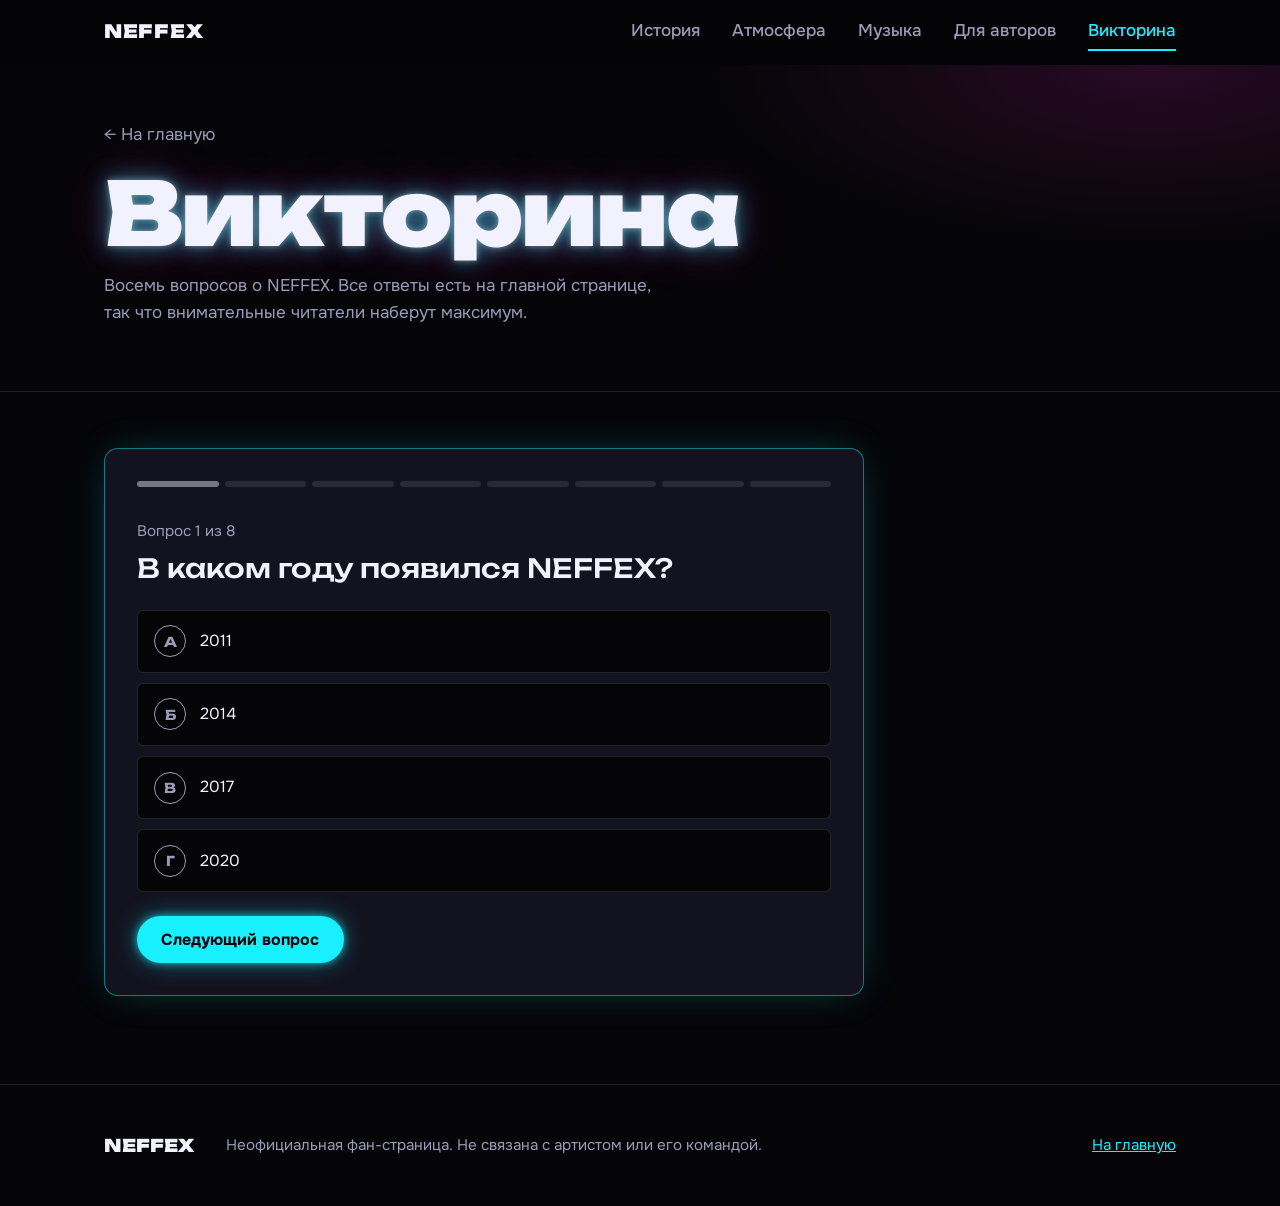
<file: quiz.html>
<!DOCTYPE html>
<html lang="ru">
<head>
  <meta charset="UTF-8">
  <meta name="viewport" content="width=device-width, initial-scale=1, viewport-fit=cover">
  <title>Викторина — NEFFEX, фан-страница</title>
  <meta name="theme-color" content="#050508">
  <meta name="description" content="Викторина о NEFFEX: проверьте, насколько хорошо вы знаете историю проекта.">
  <link rel="preconnect" href="https://fonts.googleapis.com">
  <link rel="preconnect" href="https://fonts.gstatic.com" crossorigin>
  <link href="https://fonts.googleapis.com/css2?family=Onest:wght@400;500;700&family=Unbounded:wght@500;800;900&display=swap" rel="stylesheet">
  <link rel="stylesheet" href="style.css">
  <script src="script.js" defer></script>
  <script src="quiz.js" defer></script>
</head>
<body>

  <a class="skip-link" href="#main">Перейти к содержимому</a>

  <header class="site-header" id="siteHeader">
    <div class="site-header__inner">
      <a class="brand" href="index.html">NEFFEX</a>

      <button class="menu-toggle" id="menuToggle" aria-expanded="false" aria-controls="siteNav">
        <span class="menu-toggle__bar"></span>
        <span class="menu-toggle__bar"></span>
        <span class="visually-hidden">Открыть меню</span>
      </button>

      <nav class="site-nav" id="siteNav" aria-label="Основная навигация">
        <a href="index.html#story" class="site-nav__link">История</a>
        <a href="index.html#gallery" class="site-nav__link">Атмосфера</a>
        <a href="index.html#music" class="site-nav__link">Музыка</a>
        <a href="index.html#creators" class="site-nav__link">Для авторов</a>
        <a href="quiz.html" class="site-nav__link is-active" aria-current="page">Викторина</a>
      </nav>
    </div>
  </header>

  <main id="main">

    <section class="quiz-hero">
      <div class="container">
        <a class="back-link" href="index.html">← На главную</a>
        <h1 class="quiz-hero__title">Викторина</h1>
        <p class="quiz-hero__lead">
          Восемь вопросов о NEFFEX. Все ответы есть на главной странице, так что
          внимательные читатели наберут максимум.
        </p>
        <p class="quiz-hero__best" id="bestScore" hidden></p>
      </div>
    </section>

    <section class="section quiz-section">
      <div class="container">
        <div class="quiz" id="quiz">

          <!-- Прогресс: по сегменту на вопрос -->
          <div class="quiz__progress" id="quizProgress" aria-hidden="true"></div>

          <!-- Экран вопроса -->
          <div class="quiz__screen" id="quizQuestion">
            <p class="quiz__step" id="quizStep"></p>
            <h2 class="quiz__question" id="quizText" tabindex="-1"></h2>
            <div class="quiz__options" id="quizOptions" role="group" aria-labelledby="quizText"></div>
            <p class="quiz__feedback" id="quizFeedback" aria-live="polite" hidden></p>
            <button class="btn btn--neon quiz__next" id="quizNext" type="button" hidden>Следующий вопрос</button>
          </div>

          <!-- Экран результата -->
          <div class="quiz__screen" id="quizResult" hidden>
            <p class="quiz__step">Результат</p>
            <p class="quiz__score"><span id="resultScore">0</span><span class="quiz__score-total">/8</span></p>
            <h2 class="quiz__result-title" id="resultTitle" tabindex="-1"></h2>
            <p class="quiz__result-text" id="resultText"></p>
            <div class="quiz__result-actions">
              <button class="btn btn--neon" id="quizRestart" type="button">Пройти ещё раз</button>
              <a class="btn btn--outline" href="index.html#story">Перечитать историю</a>
            </div>
          </div>

        </div>
      </div>
    </section>

  </main>

  <footer class="site-footer">
    <div class="container site-footer__inner">
      <p class="site-footer__brand">NEFFEX</p>
      <p>Неофициальная фан-страница. Не связана с артистом или его командой.</p>
      <a class="site-footer__top" href="index.html">На главную</a>
    </div>
  </footer>

  <div class="toast" id="toast" role="status" aria-live="polite"></div>

</body>
</html>
</file>
<file: style.css>
/* ===== Токены ===== */
:root {
  --bg: #050508;
  --bg-2: #0c0c15;
  --surface: #13131f;
  --text: #f2f2ff;
  --muted: #9c9cba;
  --line: rgba(242, 242, 255, .12);
  --cyan: #19f0ff;
  --pink: #ff2bd6;
  --glow-cyan: 0 0 8px rgba(25, 240, 255, .7), 0 0 24px rgba(25, 240, 255, .35);
  --glow-pink: 0 0 8px rgba(255, 43, 214, .8), 0 0 26px rgba(255, 43, 214, .4);

  --font-display: "Unbounded", "Arial Black", system-ui, sans-serif;
  --font-body: "Onest", "Segoe UI", system-ui, -apple-system, sans-serif;

  --container: 1120px;
  --radius-s: 6px;
  --radius-m: 14px;
  --header-h: 64px;

  color-scheme: dark;
  box-sizing: border-box;
  padding-top: env(safe-area-inset-top, 0px);
  padding-bottom: env(safe-area-inset-bottom, 0px);
}

*, *::before, *::after { box-sizing: inherit; }

html {
  background: var(--bg);
  scroll-behavior: smooth;
  scroll-padding-top: calc(var(--header-h) + env(safe-area-inset-top, 0px));
}

body {
  margin: 0;
  background: var(--bg);
  color: var(--text);
  font-family: var(--font-body);
  font-size: 1.0625rem;
  line-height: 1.6;
  -webkit-font-smoothing: antialiased;
}

img { max-width: 100%; display: block; }
h1, h2, h3 { margin: 0; line-height: 1.1; }
p { margin: 0 0 1em; }
::selection { background: var(--pink); color: var(--bg); }

:focus-visible {
  outline: 2px solid var(--cyan);
  outline-offset: 3px;
}

.visually-hidden {
  position: absolute !important;
  width: 1px; height: 1px;
  overflow: hidden;
  clip: rect(0 0 0 0);
  white-space: nowrap;
}

.skip-link {
  position: absolute;
  left: 1rem; top: -100px;
  background: var(--cyan); color: var(--bg);
  padding: .6rem 1rem; border-radius: var(--radius-s);
  z-index: 100;
}
.skip-link:focus { top: 1rem; }

.container {
  width: 100%;
  max-width: var(--container);
  margin: 0 auto;
  padding: 0 1.5rem;
}

/* ===== Кнопки ===== */
.btn {
  display: inline-flex;
  align-items: center;
  justify-content: center;
  gap: .5rem;
  padding: .85rem 1.4rem;
  border-radius: 999px;
  border: 2px solid transparent;
  font: 700 1rem/1 var(--font-body);
  text-decoration: none;
  cursor: pointer;
  transition: transform .15s ease, background-color .15s ease, color .15s ease, box-shadow .2s ease;
}
.btn:active { transform: scale(.97); }

.btn--neon { background: var(--cyan); color: var(--bg); box-shadow: var(--glow-cyan); }
.btn--neon:hover { background: var(--pink); color: var(--bg); box-shadow: var(--glow-pink); }

.btn--outline { border-color: var(--pink); color: var(--text); }
.btn--outline:hover { box-shadow: var(--glow-pink); }

.btn--block { width: 100%; }

/* ===== Шапка ===== */
.site-header {
  position: sticky;
  top: 0;
  z-index: 50;
  background: rgba(5, 5, 8, .82);
  backdrop-filter: blur(10px);
  -webkit-backdrop-filter: blur(10px);
  border-bottom: 1px solid transparent;
  transition: border-color .2s ease;
}
.site-header.is-scrolled { border-bottom-color: var(--line); }

.site-header__inner {
  max-width: var(--container);
  margin: 0 auto;
  padding: 0 1.5rem;
  height: var(--header-h);
  display: flex;
  align-items: center;
  justify-content: space-between;
}

.brand {
  font: 900 1.15rem/1 var(--font-display);
  letter-spacing: .04em;
  color: var(--text);
  text-decoration: none;
}

.site-nav { display: flex; gap: 2rem; }
.site-nav__link {
  color: var(--muted);
  text-decoration: none;
  font-weight: 500;
  padding: .3rem 0;
  border-bottom: 2px solid transparent;
  transition: color .15s ease, border-color .15s ease;
}
.site-nav__link:hover { color: var(--text); }
.site-nav__link.is-active { color: var(--cyan); border-color: var(--cyan); }

.menu-toggle {
  display: none;
  background: none;
  border: 0;
  width: 44px; height: 44px;
  padding: 10px;
  cursor: pointer;
  flex-direction: column;
  justify-content: center;
  gap: 7px;
}
.menu-toggle__bar {
  display: block;
  height: 2px;
  background: var(--text);
  border-radius: 2px;
  transition: transform .2s ease;
}
.menu-toggle[aria-expanded="true"] .menu-toggle__bar:first-child { transform: translateY(4.5px) rotate(45deg); }
.menu-toggle[aria-expanded="true"] .menu-toggle__bar:nth-child(2) { transform: translateY(-4.5px) rotate(-45deg); }

/* ===== Первый экран ===== */
.hero {
  position: relative;
  overflow: hidden;
  background:
    radial-gradient(60% 70% at 85% 40%, rgba(255, 43, 214, .14), transparent 70%),
    radial-gradient(50% 60% at 10% 90%, rgba(25, 240, 255, .10), transparent 70%),
    var(--bg);
}

.hero__inner {
  max-width: var(--container);
  margin: 0 auto;
  padding: 4.5rem 1.5rem 5.5rem;
  display: grid;
  grid-template-columns: 1.15fr 1fr;
  gap: 3rem;
  align-items: center;
}

.hero__title {
  font-family: var(--font-display);
  font-weight: 900;
  font-size: clamp(3.5rem, 11vw, 8.5rem);
  letter-spacing: -.02em;
  line-height: .9;
  margin-bottom: 1.5rem;
  color: var(--text);
  text-shadow:
    0 0 6px rgba(255, 255, 255, .5),
    0 0 22px rgba(25, 240, 255, .55),
    0 0 60px rgba(255, 43, 214, .35);
  animation: flicker 2.4s ease-out 1 both;
}

@keyframes flicker {
  0%   { opacity: 0; }
  8%   { opacity: .9; }
  10%  { opacity: .2; }
  16%  { opacity: 1; }
  19%  { opacity: .4; }
  24%, 100% { opacity: 1; }
}

.hero__lead {
  font-size: clamp(1.1rem, 2vw, 1.3rem);
  max-width: 34ch;
  color: var(--muted);
  margin-bottom: 2rem;
}

.hero__actions { display: flex; flex-wrap: wrap; gap: .75rem; }

/* Сетка 100 недель */
.weeks { margin: 0; }

.weeks__grid {
  display: grid;
  grid-template-columns: repeat(10, 1fr);
  gap: 6px;
  aspect-ratio: 1;
  max-width: 440px;
  margin-left: auto;
}

.weeks__cell {
  border-radius: 3px;
  background: rgba(242, 242, 255, .07);
  transition: background-color .3s ease, box-shadow .3s ease, transform .25s ease;
}
.weeks__cell.is-on { background: var(--cyan); box-shadow: 0 0 6px rgba(25, 240, 255, .55); }
.weeks__cell.is-latest { background: var(--pink); box-shadow: var(--glow-pink); transform: scale(1.15); }

.weeks__caption {
  max-width: 440px;
  margin: 1.25rem 0 0 auto;
  display: flex;
  align-items: baseline;
  flex-wrap: wrap;
  gap: .5rem 1rem;
}
.weeks__count {
  font: 800 2rem/1 var(--font-display);
  font-variant-numeric: tabular-nums;
  color: var(--cyan);
  text-shadow: var(--glow-cyan);
}
.weeks__label { color: var(--muted); }
.weeks__replay {
  margin-left: auto;
  background: none;
  border: 0;
  color: var(--text);
  font: 500 .95rem var(--font-body);
  text-decoration: underline;
  text-decoration-color: var(--pink);
  text-underline-offset: 3px;
  cursor: pointer;
  padding: .25rem;
}

/* ===== Секции ===== */
.section { padding: 5.5rem 0; border-top: 1px solid var(--line); }
.section--tinted { background: var(--bg-2); }

.section__title {
  font-family: var(--font-display);
  font-weight: 800;
  font-size: clamp(1.8rem, 4vw, 2.75rem);
  letter-spacing: -.01em;
  margin-bottom: 1rem;
  max-width: 20ch;
}

.section__intro {
  color: var(--muted);
  max-width: 60ch;
  margin-bottom: 3rem;
}

/* ===== Таймлайн ===== */
.timeline {
  list-style: none;
  margin: 0;
  padding: 0;
  border-left: 2px solid var(--cyan);
  box-shadow: -4px 0 14px -6px rgba(25, 240, 255, .6);
}

.timeline__item {
  display: grid;
  grid-template-columns: 7.5rem 1fr;
  gap: 1.5rem;
  padding: 0 0 2.5rem 2rem;
  position: relative;
}
.timeline__item:last-child { padding-bottom: 0; }

.timeline__item::before {
  content: "";
  position: absolute;
  left: -8px; top: .55rem;
  width: 14px; height: 14px;
  border-radius: 50%;
  background: var(--bg);
  border: 2px solid var(--pink);
  box-shadow: var(--glow-pink);
}

.timeline__year {
  font: 800 1.6rem/1.2 var(--font-display);
  color: var(--cyan);
}

.timeline__body h3 {
  font-size: 1.2rem;
  font-weight: 700;
  margin-bottom: .4rem;
}
.timeline__body p { color: var(--muted); max-width: 58ch; margin: 0; }

/* ===== Треки ===== */
.music-controls {
  display: flex;
  flex-wrap: wrap;
  gap: .75rem;
  margin-bottom: 1.5rem;
}

.search { flex: 1 1 260px; max-width: 420px; }
.search input,
.field input,
.field select,
.field textarea {
  width: 100%;
  font: 400 1rem var(--font-body);
  color: var(--text);
  background: var(--surface);
  border: 1.5px solid var(--line);
  border-radius: var(--radius-s);
  padding: .8rem 1rem;
  transition: border-color .15s ease, box-shadow .15s ease;
}
.search input::placeholder,
.field input::placeholder { color: #6c6c88; }
.search input:focus,
.field input:focus,
.field select:focus,
.field textarea:focus { outline: none; border-color: var(--cyan); box-shadow: 0 0 0 3px rgba(25, 240, 255, .18); }

.chip {
  display: inline-flex;
  align-items: center;
  gap: .5rem;
  padding: .7rem 1.1rem;
  border-radius: 999px;
  border: 1.5px solid var(--line);
  background: transparent;
  color: var(--text);
  font: 500 .95rem var(--font-body);
  cursor: pointer;
  transition: border-color .15s ease, box-shadow .2s ease;
}
.chip:hover { border-color: var(--pink); }
.chip[aria-pressed="true"] { border-color: var(--pink); box-shadow: var(--glow-pink); }
.chip__count {
  min-width: 1.6em;
  padding: .1em .4em;
  border-radius: 999px;
  background: var(--pink);
  color: var(--bg);
  font-size: .8rem;
  font-weight: 700;
  text-align: center;
}

.tracks {
  list-style: none;
  margin: 0;
  padding: 0;
  border-top: 1px solid var(--cyan);
}

.track {
  display: grid;
  grid-template-columns: auto 1fr auto;
  align-items: center;
  gap: 1rem;
  padding: 1rem .25rem;
  border-bottom: 1px solid var(--line);
  transition: background-color .15s ease;
}
.track:hover { background: rgba(242, 242, 255, .03); }

.track__fav {
  width: 44px; height: 44px;
  display: grid;
  place-items: center;
  border: 0;
  border-radius: 50%;
  background: transparent;
  color: var(--muted);
  cursor: pointer;
  transition: color .15s ease, transform .15s ease, filter .2s ease;
}
.track__fav:hover { color: var(--pink); }
.track__fav svg { width: 22px; height: 22px; }
.track__fav[aria-pressed="true"] { color: var(--pink); filter: drop-shadow(0 0 6px rgba(255, 43, 214, .8)); }
.track__fav[aria-pressed="true"] svg path { fill: currentColor; }
.track__fav.is-popping { transform: scale(1.25); }

.track__title {
  font-family: var(--font-display);
  font-weight: 500;
  font-size: clamp(1.05rem, 2.2vw, 1.35rem);
}

.track__links { display: flex; gap: .5rem; }
.track__link {
  font-size: .9rem;
  font-weight: 500;
  color: var(--cyan);
  text-decoration: none;
  padding: .45rem .8rem;
  border-radius: 999px;
  border: 1.5px solid currentColor;
  white-space: nowrap;
  transition: background-color .15s ease, color .15s ease, box-shadow .2s ease;
}
.track__link:hover { background: var(--cyan); color: var(--bg); box-shadow: var(--glow-cyan); }

.tracks__empty {
  padding: 2rem 0;
  color: var(--muted);
}

/* ===== Для авторов ===== */
.creators {
  display: grid;
  grid-template-columns: 1fr 1fr;
  gap: 4rem;
  align-items: start;
}
.creators__text p { max-width: 52ch; }
.note {
  padding-left: 1rem;
  border-left: 2px solid var(--pink);
  color: var(--muted);
  font-size: .95rem;
}

.credit {
  background: var(--surface);
  border-radius: var(--radius-m);
  padding: 2rem;
  display: grid;
  gap: 1.1rem;
  border: 1px solid rgba(25, 240, 255, .45);
  box-shadow: 0 0 40px -12px rgba(25, 240, 255, .35);
}
.credit__title { font-size: 1.15rem; font-weight: 700; }

.field { display: grid; gap: .35rem; }
.field__label { font-size: .9rem; font-weight: 500; color: var(--muted); }
.field input,
.field select,
.field textarea { background: var(--bg); }
.field textarea { resize: vertical; min-height: 6rem; line-height: 1.5; }
.field__error { color: var(--pink); font-size: .9rem; margin: 0; }

/* ===== Подвал ===== */
.site-footer {
  background: var(--bg);
  border-top: 1px solid var(--line);
  color: var(--muted);
  padding: 3rem 0;
  font-size: .95rem;
}
.site-footer__inner {
  display: flex;
  flex-wrap: wrap;
  align-items: center;
  gap: 1rem 2rem;
}
.site-footer__inner p { margin: 0; }
.site-footer__brand {
  font: 900 1.1rem var(--font-display);
  color: var(--text);
}
.site-footer__top { margin-left: auto; color: var(--cyan); }

/* ===== Уведомление ===== */
.toast {
  position: fixed;
  left: 50%;
  bottom: calc(1.5rem + env(safe-area-inset-bottom, 0px));
  transform: translate(-50%, 150%);
  background: var(--surface);
  color: var(--text);
  border: 1px solid var(--pink);
  box-shadow: var(--glow-pink);
  padding: .8rem 1.3rem;
  border-radius: 999px;
  font-weight: 500;
  z-index: 100;
  opacity: 0;
  transition: transform .25s ease, opacity .25s ease;
  pointer-events: none;
}
.toast.is-visible { transform: translate(-50%, 0); opacity: 1; }

/* ===== Галерея ===== */
.gallery {
  display: grid;
  grid-template-columns: 2fr 1fr;
  grid-template-rows: 1fr 1fr;
  gap: 1rem;
}

.gallery__item {
  position: relative;
  padding: 0;
  border: 1px solid var(--line);
  border-radius: var(--radius-m);
  overflow: hidden;
  background: var(--bg);
  cursor: zoom-in;
  aspect-ratio: 4 / 3;
  transition: border-color .2s ease, box-shadow .2s ease;
}
.gallery__item--wide { grid-row: span 2; aspect-ratio: auto; }
.gallery__item:hover { border-color: var(--cyan); box-shadow: 0 0 30px -10px rgba(25, 240, 255, .6); }

.gallery__item img {
  width: 100%;
  height: 100%;
  object-fit: cover;
}

.gallery__caption {
  position: absolute;
  left: 1rem;
  bottom: 1rem;
  padding: .35rem .8rem;
  border-radius: 999px;
  background: rgba(5, 5, 8, .75);
  color: var(--text);
  font: 500 .9rem var(--font-body);
}

/* Просмотр крупно */
.lightbox {
  width: min(900px, 92vw);
  max-height: 92vh;
  padding: 0;
  border: 1px solid var(--cyan);
  border-radius: var(--radius-m);
  background: var(--bg);
  color: var(--text);
  box-shadow: 0 0 60px -10px rgba(25, 240, 255, .5);
  overflow: hidden;
}
.lightbox::backdrop { background: rgba(0, 0, 0, .8); }
.lightbox__img { width: 100%; height: auto; max-height: 75vh; object-fit: contain; }
.lightbox__caption { margin: 0; padding: 1rem 1.25rem 1.25rem; color: var(--muted); }
.lightbox__close {
  position: absolute;
  top: .6rem; right: .6rem;
  width: 44px; height: 44px;
  border-radius: 50%;
  border: 1px solid var(--line);
  background: rgba(5, 5, 8, .8);
  color: var(--text);
  font-size: 1.6rem;
  line-height: 1;
  cursor: pointer;
}
.lightbox__close:hover { border-color: var(--pink); color: var(--pink); }

@media (max-width: 720px) {
  .gallery { grid-template-columns: 1fr; grid-template-rows: none; }
  .gallery__item--wide { grid-row: auto; aspect-ratio: 4 / 3; }
}

/* ===== Ссылки на вторую страницу ===== */
.site-nav__link--accent { color: var(--pink); }
.site-nav__link--accent:hover { color: var(--pink); border-color: var(--pink); }

.hero__quiz {
  display: inline-block;
  margin-top: 1.75rem;
  color: var(--text);
  text-decoration: underline;
  text-decoration-color: var(--pink);
  text-underline-offset: 4px;
  font-weight: 500;
}
.hero__quiz:hover { color: var(--pink); }

.site-footer__link { margin-left: auto; color: var(--cyan); }
.site-footer__link + .site-footer__top { margin-left: 0; }

/* ===== Страница викторины ===== */
.quiz-hero {
  padding: 3.5rem 0 3rem;
  background:
    radial-gradient(50% 80% at 90% 0%, rgba(255, 43, 214, .14), transparent 70%),
    var(--bg);
}

.back-link {
  display: inline-block;
  margin-bottom: 1.5rem;
  color: var(--muted);
  text-decoration: none;
}
.back-link:hover { color: var(--cyan); }

.quiz-hero__title {
  font-family: var(--font-display);
  font-weight: 900;
  font-size: clamp(2.6rem, 8vw, 5.5rem);
  letter-spacing: -.02em;
  line-height: .95;
  margin-bottom: 1rem;
  text-shadow: 0 0 6px rgba(255, 255, 255, .4), 0 0 22px rgba(25, 240, 255, .5), 0 0 50px rgba(255, 43, 214, .3);
}

.quiz-hero__lead { color: var(--muted); max-width: 52ch; }
.quiz-hero__best { color: var(--cyan); font-weight: 500; margin: 0; }

.quiz-section { padding-top: 3.5rem; }

.quiz {
  max-width: 760px;
  background: var(--surface);
  border: 1px solid rgba(25, 240, 255, .45);
  border-radius: var(--radius-m);
  box-shadow: 0 0 40px -12px rgba(25, 240, 255, .35);
  padding: 2rem;
}

.quiz__progress {
  display: grid;
  grid-template-columns: repeat(8, 1fr);
  gap: 6px;
  margin-bottom: 2rem;
}
.quiz__segment {
  height: 6px;
  border-radius: 3px;
  background: rgba(242, 242, 255, .1);
  transition: background-color .25s ease, box-shadow .25s ease;
}
.quiz__segment.is-current { background: rgba(242, 242, 255, .45); }
.quiz__segment.is-right { background: var(--cyan); box-shadow: 0 0 6px rgba(25, 240, 255, .6); }
.quiz__segment.is-wrong { background: var(--pink); box-shadow: 0 0 6px rgba(255, 43, 214, .6); }

.quiz__step { color: var(--muted); font-size: .95rem; margin-bottom: .5rem; }

.quiz__question {
  font-family: var(--font-display);
  font-weight: 500;
  font-size: clamp(1.25rem, 3vw, 1.65rem);
  line-height: 1.3;
  margin-bottom: 1.5rem;
}
.quiz__question:focus, .quiz__result-title:focus { outline: none; }

.quiz__options { display: grid; gap: .65rem; }

.quiz__option {
  display: flex;
  align-items: center;
  gap: .9rem;
  width: 100%;
  text-align: left;
  padding: .9rem 1rem;
  border-radius: var(--radius-s);
  border: 1.5px solid var(--line);
  background: var(--bg);
  color: var(--text);
  font: 400 1rem/1.4 var(--font-body);
  cursor: pointer;
  transition: border-color .15s ease, box-shadow .2s ease, background-color .15s ease;
}
.quiz__option:hover:not(:disabled) { border-color: var(--cyan); }
.quiz__option:disabled { cursor: default; opacity: .55; }
.quiz__option.is-right { opacity: 1; border-color: var(--cyan); box-shadow: var(--glow-cyan); }
.quiz__option.is-wrong { opacity: 1; border-color: var(--pink); box-shadow: var(--glow-pink); }

.quiz__letter {
  flex: none;
  display: grid;
  place-items: center;
  width: 2rem; height: 2rem;
  border-radius: 50%;
  border: 1.5px solid currentColor;
  font: 700 .85rem var(--font-display);
  color: var(--muted);
}
.quiz__option.is-right .quiz__letter { color: var(--cyan); }
.quiz__option.is-wrong .quiz__letter { color: var(--pink); }

.quiz__feedback {
  margin: 1.25rem 0 0;
  padding: .9rem 1rem;
  border-left: 3px solid;
  background: rgba(242, 242, 255, .04);
  border-radius: 0 var(--radius-s) var(--radius-s) 0;
}
.quiz__feedback.is-right { border-color: var(--cyan); }
.quiz__feedback.is-wrong { border-color: var(--pink); }

.quiz__next { margin-top: 1.5rem; }

.quiz__score {
  font: 900 clamp(4rem, 14vw, 6.5rem)/1 var(--font-display);
  color: var(--cyan);
  text-shadow: var(--glow-cyan);
  margin-bottom: 1rem;
}
.quiz__score-total { color: var(--muted); text-shadow: none; font-size: .45em; }

.quiz__result-title { font-size: 1.5rem; font-weight: 700; margin-bottom: .5rem; }
.quiz__result-text { color: var(--muted); max-width: 48ch; }
.quiz__result-actions { display: flex; flex-wrap: wrap; gap: .75rem; margin-top: 1.5rem; }

@media (max-width: 720px) {
  .quiz { padding: 1.4rem; }
  .site-footer__link { margin-left: 0; }
}

/* ===== Адаптив ===== */
@media (max-width: 860px) {
  .hero__inner { grid-template-columns: 1fr; padding: 2.5rem 1.5rem 3.5rem; }
  .weeks__grid, .weeks__caption { margin-left: 0; max-width: 360px; }
  .creators { grid-template-columns: 1fr; gap: 2.5rem; }
}

@media (max-width: 720px) {
  .menu-toggle { display: flex; }

  .site-nav {
    position: absolute;
    top: 100%;
    left: 0; right: 0;
    flex-direction: column;
    gap: 0;
    background: var(--bg-2);
    border-bottom: 1px solid var(--line);
    padding: .5rem 1.5rem 1.25rem;
    display: none;
  }
  .site-nav.is-open { display: flex; }
  .site-nav__link { padding: .9rem 0; border-bottom: 1px solid var(--line); }

  .section { padding: 4rem 0; }

  .timeline__item { grid-template-columns: 1fr; gap: .3rem; padding-left: 1.5rem; }

  .track { grid-template-columns: auto 1fr; }
  .track__links { grid-column: 2; }
}

@media (prefers-reduced-motion: reduce) {
  html { scroll-behavior: auto; }
  *, *::before, *::after { transition-duration: .01ms !important; animation: none !important; }
}
</file>
